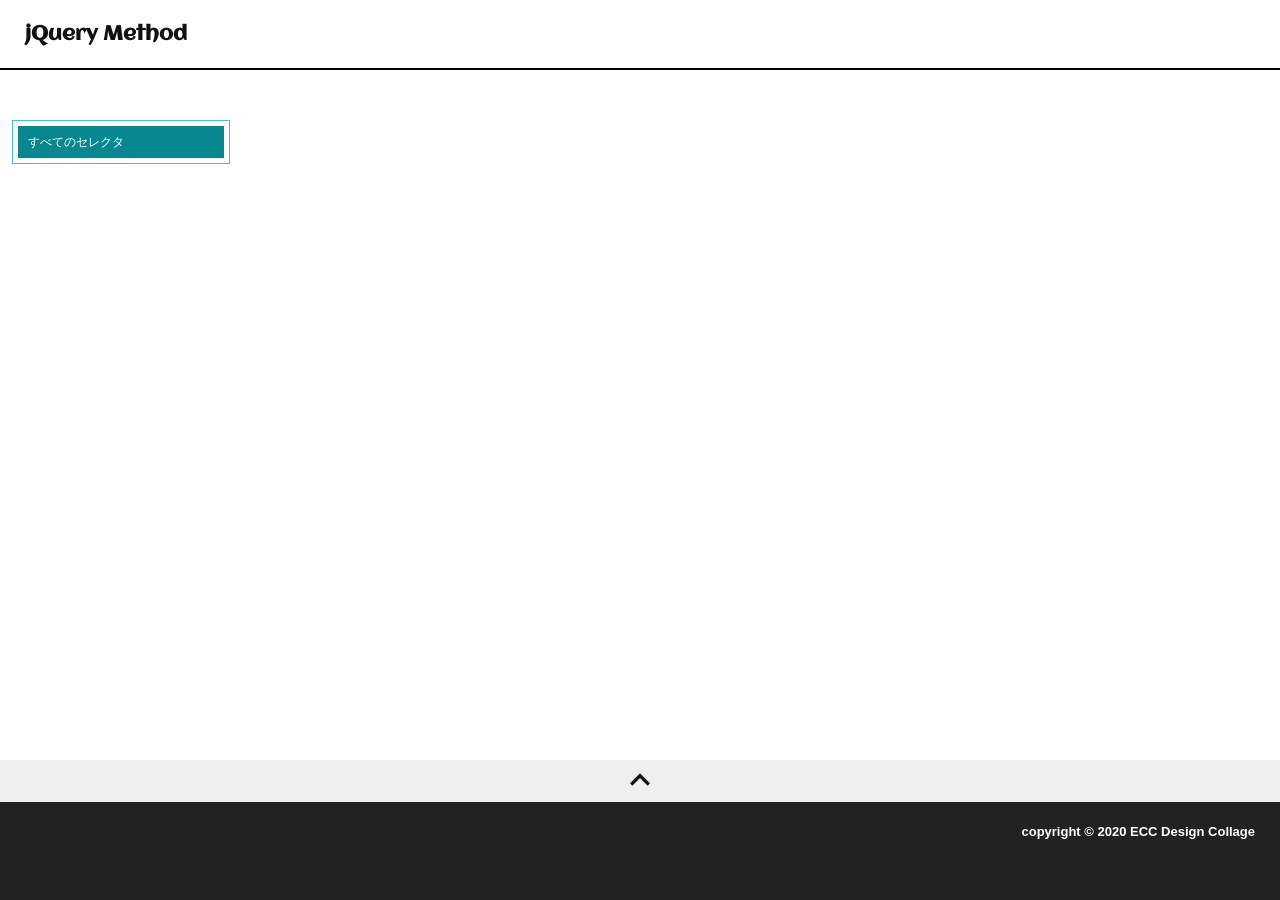
<file: kadai05.html>
<!doctype html>
<html lang="ja">
    <head>
        <!-- meta -->
        <meta charset="UTF-8" />

        <!-- link -->
        <link rel="stylesheet" href="css/reset.css" />
        <link rel="stylesheet" href="css/common.css" />
        <link rel="stylesheet" href="css/kadai05.css" />

        <!-- web font for google -->
        <link rel="stylesheet" href="https://fonts.googleapis.com/css?family=Aclonica" />
        <!-- Material icons for google -->
        <link rel="stylesheet" href="https://fonts.googleapis.com/icon?family=Material+Icons" />
        <script type="module" src="js/kadai05.js" defer></script>

        <title>kadai05 - JavaScript2</title>
    </head>

    <body>
        <div id="wrapper">
            <header>
                <h1 id="logo">jQuery Method</h1>
            </header>

            <div id="content-wrap">
                <div id="content">
                    <div class="wrapper">
                        <div id="navi-wrap">
                            <nav id="category-navi">
                                <ul>
                                    <li class="active">すべてのセレクタ</li>
                                </ul>
                            </nav>
                        </div>
                        <!-- /#navi-wrap -->

                        <div id="category-wrap">
                            <!--
          <div class="category">
            <h2>セレクターのカテゴリー名</h2>
            <dl>
              <dt>カテゴリーに含まれるセレクター名</dt>
              <dd>セレクターの範囲説明</dd>
              <dt>カテゴリーに含まれるセレクター名</dt>
              <dd>セレクターの範囲説明</dd>
            </dl>
          </div>
-->
                        </div>
                        <!-- /#category-wrap -->
                    </div>
                    <!--/.wrapper-->
                </div>
                <!--/#content-->
            </div>
            <!--/#contentWrap-->

            <footer>
                <div id="top-area">
                    <a href="#top"><i class="material-icons">keyboard_arrow_up</i></a>
                </div>
                <p id="copyright" class="font-weight-b">
                    <min>copyright &copy; <span id="year">2020</span> ECC Design Collage</min>
                </p>
            </footer>
        </div>
        <!--/#wrapper-->

        <!-- <script src="js/common.js"></script> -->
        <script src="js/kadai05-navimove.js"></script>
    </body>
</html>
</file>
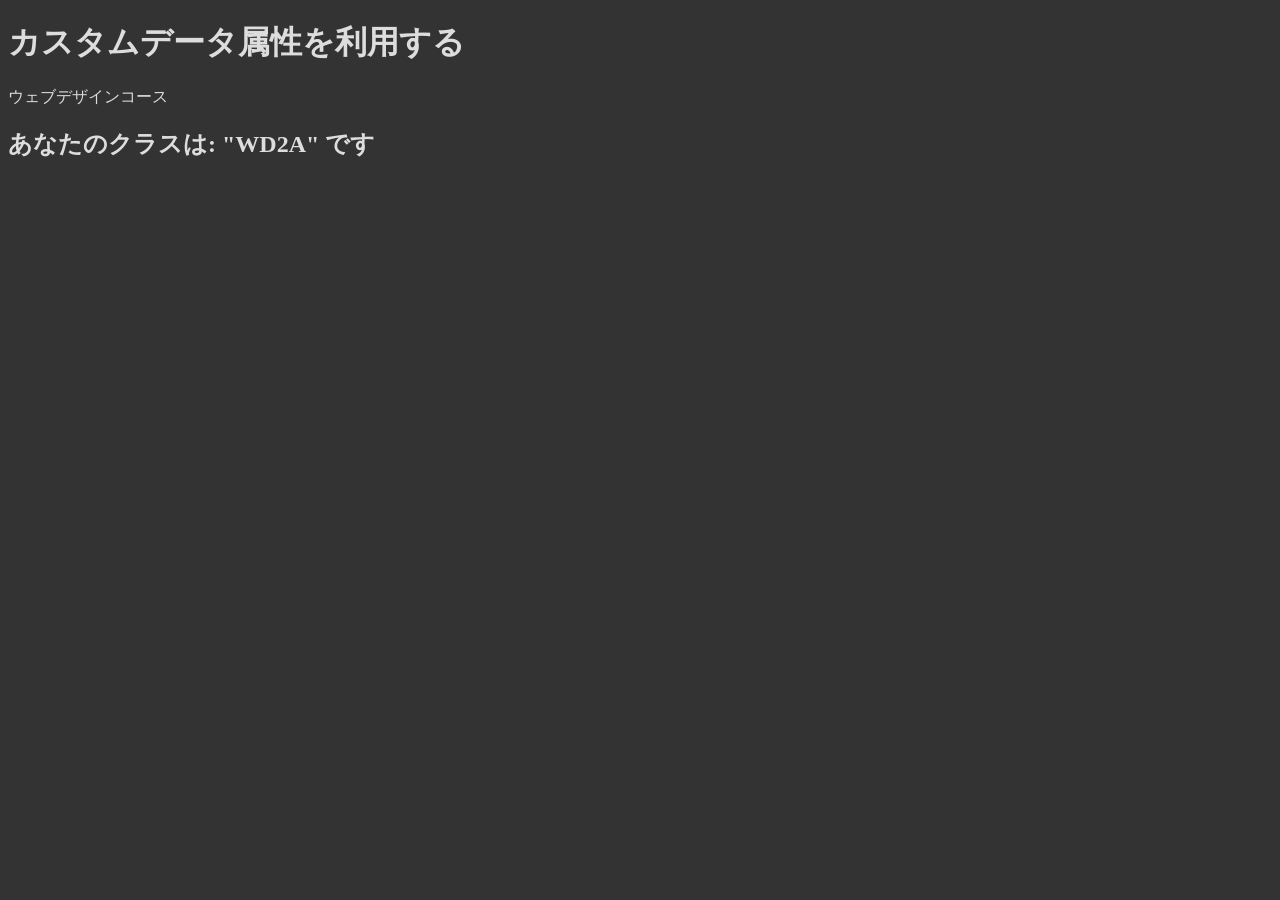
<file: sample01.html>
<!doctype html>
<html lang="ja">
    <head>
        <meta charset="UTF-8" />
        <meta name="viewport" content="width=device-width, initial-scale=1.0" />
        <title>JavaScript 2</title>
        <script defer src="js/sample01.js"></script>
        <style>
            * {
                color: #ddd;
            }
        </style>
    </head>
    <body style="background-color: #333">
        <h1>カスタムデータ属性を利用する</h1>
        <p data-short-name="WD" data-sakaguti="kouhei">ウェブデザインコース</p>
        <h2>あなたのクラスは:<span id="className"></span>です</h2>
    </body>
</html>
</file>
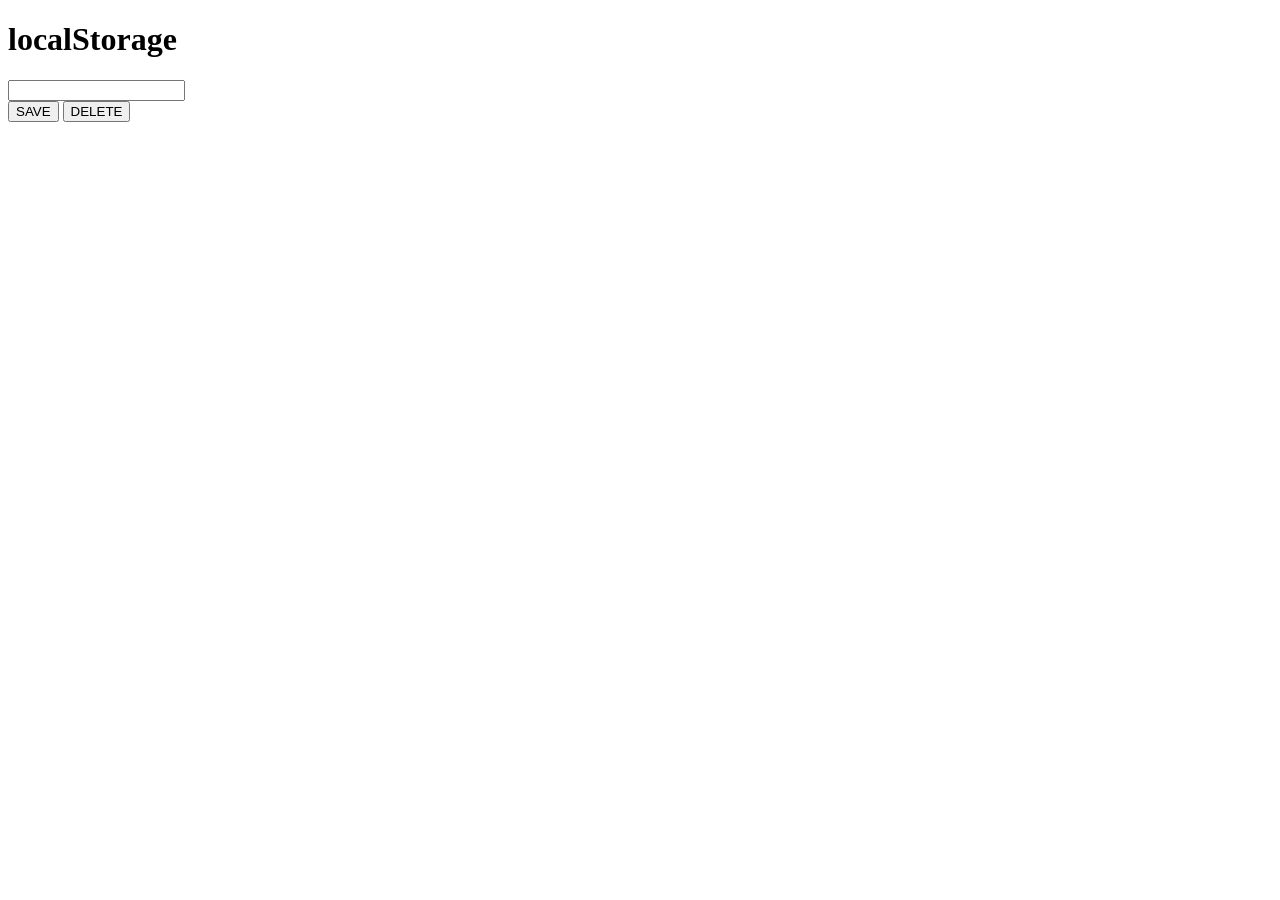
<file: sample04-1.html>
<!doctype html>
<html lang="ja">
    <head>
        <meta charset="UTF-8" />
        <meta name="viewport" content="width=device-width, initial-scale=1.0" />
        <title>Document</title>
        <script src="js/sample04-1.js" defer></script>
    </head>
    <body>
        <h1>localStorage</h1>
        <div>
            <input type="text" class="keyword" />
        </div>
        <button type="button" class="btn-save">SAVE</button>
        <button type="button" class="btn-remove">DELETE</button>
    </body>
</html>
</file>
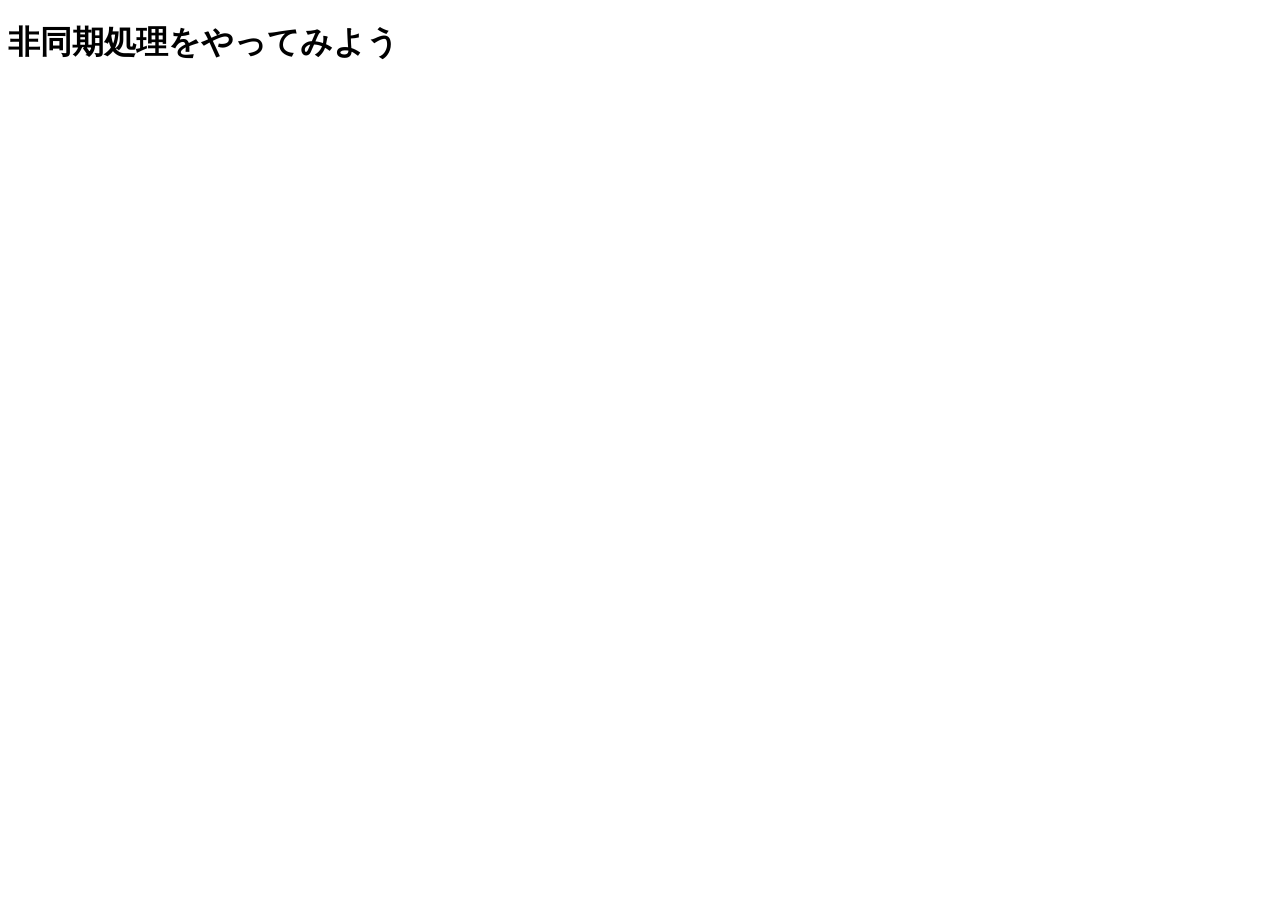
<file: sample05-1.html>
<!doctype html>
<html lang="ja">
    <head>
        <meta charset="UTF-8" />
        <meta name="viewport" content="width=device-width, initial-scale=1.0" />
        <title>Document</title>
        <script type="module" src="js/config.js" defer></script>
        <script type="module" src="js/sample05-1.js" defer></script>
    </head>
    <body>
        <h1>非同期処理をやってみよう</h1>
    </body>
</html>
</file>
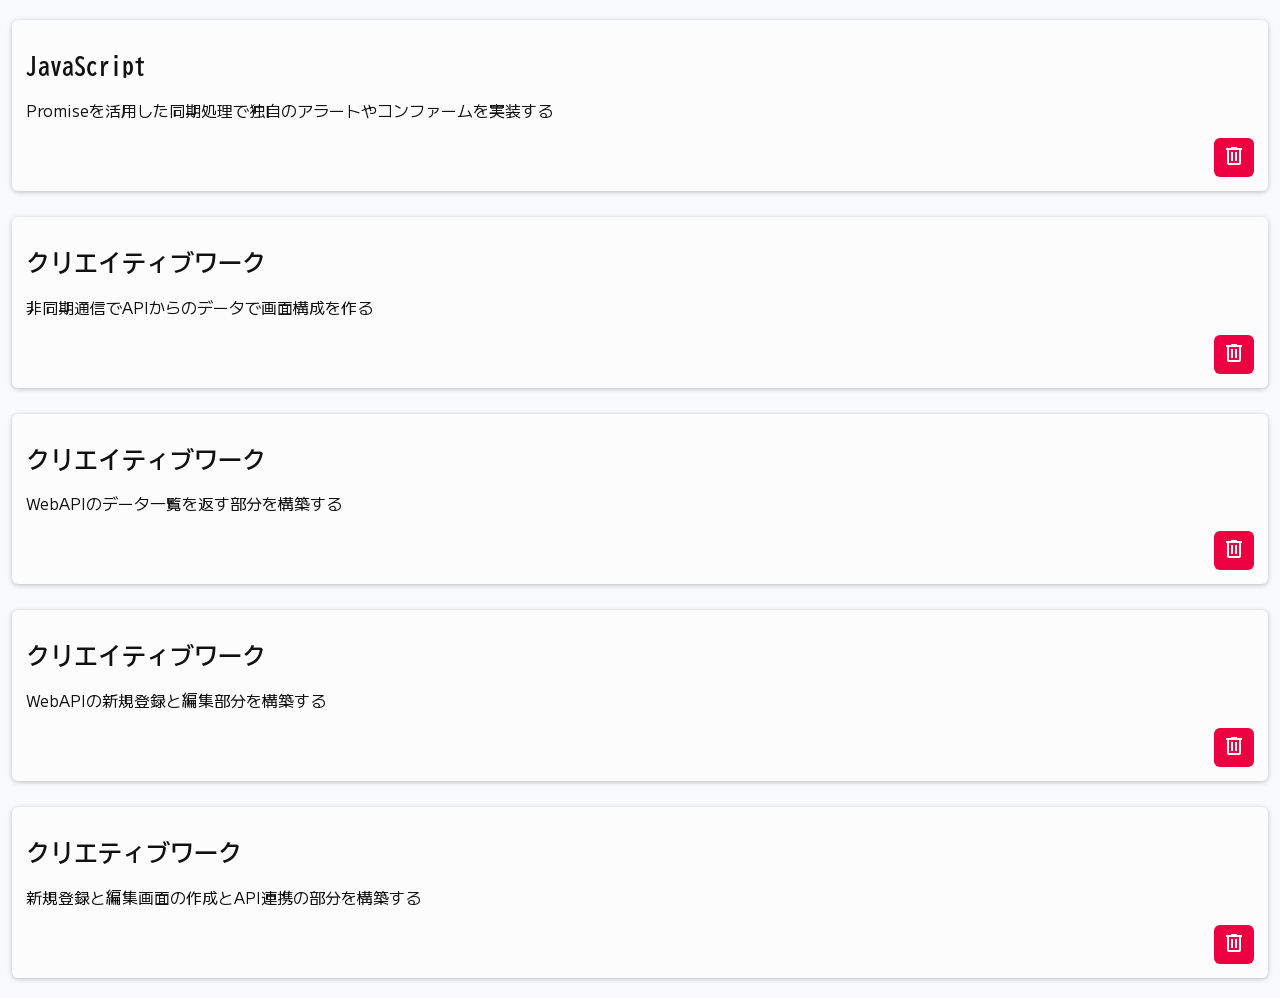
<file: sample06-2.html>
<!doctype html>
<html lang="ja">
    <head>
        <meta charset="UTF-8" />
        <meta name="viewport" content="width=device-width, initial-scale=1.0" />

        <title>JavaScript２</title>

        <!-- Google Fonts -->
        <link rel="preconnect" href="https://fonts.googleapis.com" />
        <link rel="preconnect" href="https://fonts.gstatic.com" crossorigin />
        <link
            href="https://fonts.googleapis.com/css2?family=BIZ+UDGothic&family=M+PLUS+1:wght@100..900&display=swap"
            rel="stylesheet"
        />
        <!-- Google Fonts for icon -->
        <link
            rel="stylesheet"
            href="https://fonts.googleapis.com/css2?family=Material+Symbols+Outlined:opsz,wght,FILL,GRAD@20..48,100..700,0..1,-50..200&icon_names=delete"
        />

        <script type="module" defer src="js/sample06-2.js"></script>
        <style>
            * {
                box-sizing: border-box;
            }
            *::before,
            *::after {
                box-sizing: inherit;
            }
            input,
            textarea,
            select,
            button {
                appearance: none;
            }
            button {
                cursor: pointer;
            }
            body {
                color: #111;
                background-color: oklch(98.4% 0.003 247.858);
                font-family: "M PLUS 1", sans-serif;
                font-optical-sizing: auto;
                font-weight: 400;
                font-style: normal;
                margin: 0;
            }
            .container {
                width: 100%;
                min-width: 360px;
                padding-inline: 12px;
                padding-block: 20px;
                margin-inline: auto;
            }
            .📝 {
                display: flex;
                flex-direction: column;
                gap: 26px;
                width: 100%;

                .📝__📄 {
                    width: 100%;
                    background-color: #fcfcfc;
                    box-shadow: 0 1px 5px rgba(0, 0, 0, 0.25);
                    padding: 14px;
                    border-radius: 6px;
                    transition:
                        box-shadow 0.3s ease,
                        opacity 0.2s ease-in-out,
                        transform 0.2s ease-in-out;

                    &.📝--👻 {
                        opacity: 0;
                        transform: translate(0, -25%);
                    }
                    &:hover {
                        background-color: #fff;
                        box-shadow: 0 1px 6px rgba(0, 0, 0, 0.35);
                    }

                    .📝__🔠 {
                        font-family: "BIZ UDGothic", sans-serif;
                    }

                    .📝__🎛️ {
                        display: flex;
                        justify-content: flex-end;
                    }
                    .📝__🗑️ {
                        background-color: oklch(58.6% 0.253 17.585);
                        color: #fff;
                        text-transform: uppercase;
                        padding-inline: 8px;
                        padding-block: 6px;
                        border: none;
                        border-radius: 6px;

                        &:hover {
                            background-color: oklch(64.5% 0.246 16.439);
                        }
                    }
                }
            }

            .🪟 {
                z-index: 999;
                /* transform: translate(0, -50%); */

                &:modal {
                    width: 70%;
                    border: none;
                }
                &::backdrop {
                    background-color: rgba(0, 0, 0, 0.35);
                }
                .🪟__🎛️ {
                    display: flex;
                    justify-content: flex-end;
                    gap: 12px;
                }
                .🪟__🔘 {
                    color: #fff;
                    background-color: #111;
                    text-transform: uppercase;
                    padding-inline: 8px;
                    padding-block: 6px;
                    border-radius: 6px;
                    border: none;

                    &:hover {
                        background-color: #333;
                    }
                }
            }

            @media screen and (width >= 640px) {
                .container {
                    max-width: 640px;
                }
            }
            @media screen and (width >= 768px) {
                .container {
                    max-width: 768px;
                }
            }
            @media screen and (width >= 1024px) {
                .container {
                    max-width: 1024px;
                }
            }
            @media screen and (width >= 1280px) {
                .container {
                    max-width: 1280px;
                }
            }
            @media screen and (width >= 1536px) {
                .container {
                    max-width: 1536px;
                }
            }

            /*
sm  @media (width >= 640px) { ... }
md  @media (width >= 768px) { ... }
lg  @media (width >= 1024px) { ... }
xl  @media (width >= 1280px) { ... }
2xl @media (width >= 1536px) { ... }
*/
        </style>
    </head>
    <body>
        <div class="container">
            <div class="📝">
                <div class="📝__📄">
                    <h2 class="📝__🔠">JavaScript</h2>
                    <p class="📝__💬">
                        Promiseを活用した同期処理で独自のアラートやコンファームを実装する
                    </p>
                    <div class="📝__🎛️">
                        <button type="button" class="📝__🗑️">
                            <span class="material-symbols-outlined">delete</span>
                        </button>
                    </div>
                </div>
                <div class="📝__📄">
                    <h2 class="📝__🔠">クリエイティブワーク</h2>
                    <p class="📝__💬">非同期通信でAPIからのデータで画面構成を作る</p>
                    <div class="📝__🎛️">
                        <button type="button" class="📝__🗑️">
                            <span class="material-symbols-outlined">delete</span>
                        </button>
                    </div>
                </div>
                <div class="📝__📄">
                    <h2 class="📝__🔠">クリエイティブワーク</h2>
                    <p class="📝__💬">WebAPIのデータ一覧を返す部分を構築する</p>
                    <div class="📝__🎛️">
                        <button type="button" class="📝__🗑️">
                            <span class="material-symbols-outlined">delete</span>
                        </button>
                    </div>
                </div>
                <div class="📝__📄">
                    <h2 class="📝__🔠">クリエイティブワーク</h2>
                    <p class="📝__💬">WebAPIの新規登録と編集部分を構築する</p>
                    <div class="📝__🎛️">
                        <button type="button" class="📝__🗑️">
                            <span class="material-symbols-outlined">delete</span>
                        </button>
                    </div>
                </div>
                <div class="📝__📄">
                    <h2 class="📝__🔠">クリエティブワーク</h2>
                    <p class="📝__💬">新規登録と編集画面の作成とAPI連携の部分を構築する</p>
                    <div class="📝__🎛️">
                        <button type="button" class="📝__🗑️">
                            <span class="material-symbols-outlined">delete</span>
                        </button>
                    </div>
                </div>
            </div>
        </div>

        <dialog class="🪟">
            <p class="🪟__💬">ダイアログメッセージ</p>
            <div class="🪟__🎛️">
                <button type="button" class="🪟__🔘 🪟__🔘--❌">cancel</button>
                <button type="button" class="🪟__🔘 🪟__🔘--✅">ok</button>
            </div>
        </dialog>
    </body>
</html>
</file>
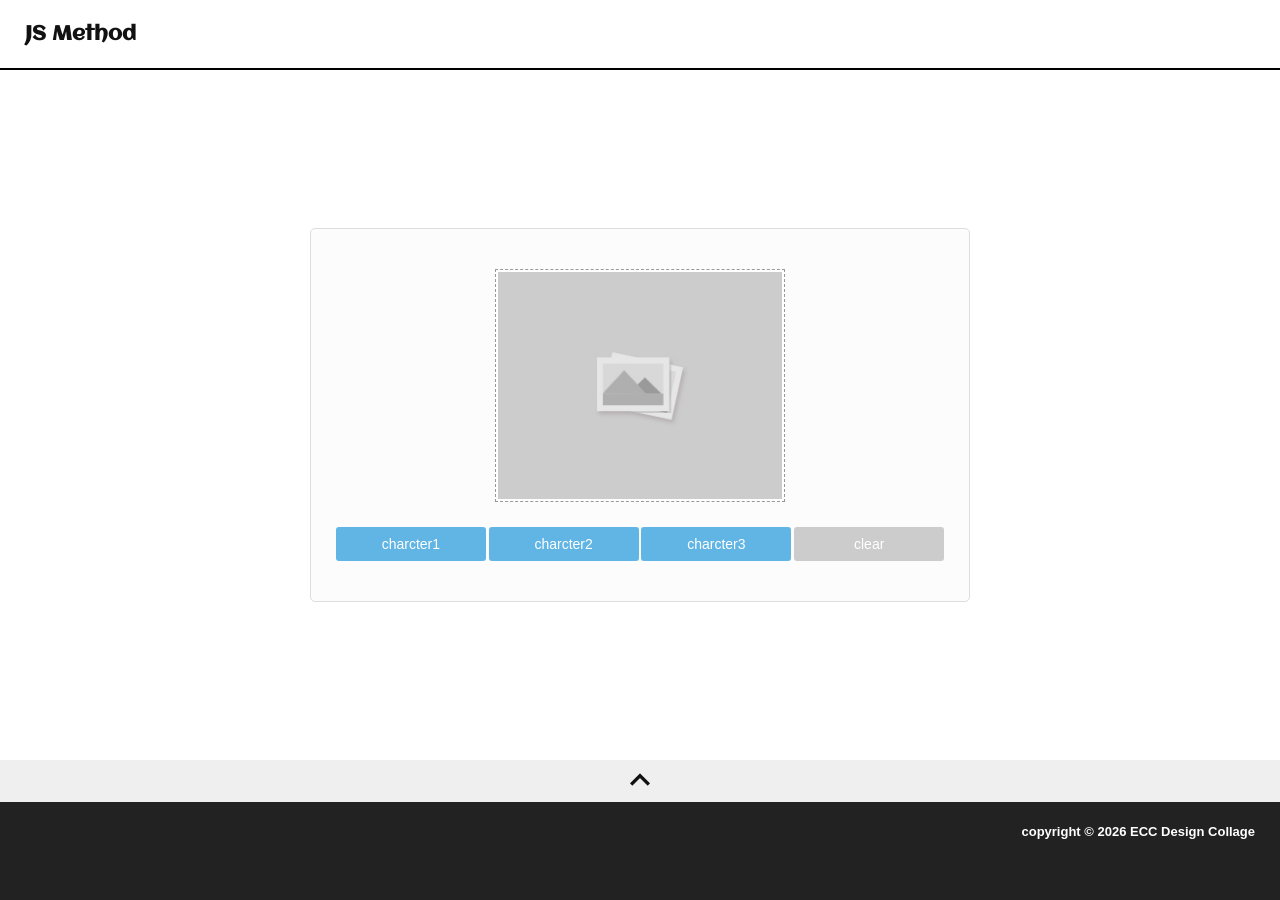
<file: kadai01/kadai01.html>
<!doctype html>
<html lang="ja">
    <head>
        <!-- meta -->
        <meta charset="UTF-8" />

        <!-- link -->
        <link href="css/reset.css" rel="stylesheet" />
        <link href="css/common.css" rel="stylesheet" />

        <link href="css/kadai01.css" rel="stylesheet" />

        <!-- web font for google -->
        <link rel="stylesheet" href="https://fonts.googleapis.com/css?family=Aclonica" />
        <!-- Material icons for google -->
        <link rel="stylesheet" href="https://fonts.googleapis.com/icon?family=Material+Icons" />

        <title>kadai01 - JavaScript2</title>

        <!-- script -->
        <script defer src="js/common.js"></script>
        <script defer src="js/kadai01.js"></script>
    </head>
    <body>
        <div id="wrapper">
            <header>
                <h1 id="logo">JS Method</h1>
            </header>

            <div id="content-wrap">
                <div id="char-view-col">
                    <div id="img-field">
                        <img src="img/img_kadai01_000.jpg" alt="" />
                    </div>
                    <!-- /#img-field -->

                    <div id="char-list">
                        <button
                            type="button"
                            class="set-btn"
                            data-name="img_kadai01_char01"
                            data-ex="png"
                        >
                            charcter1
                        </button>
                        <button
                            type="button"
                            class="set-btn"
                            data-name="img_kadai01_char02"
                            data-ex="png"
                        >
                            charcter2
                        </button>
                        <button
                            type="button"
                            class="set-btn"
                            data-name="img_kadai01_char03"
                            data-ex="png"
                        >
                            charcter3
                        </button>
                        <button type="button" class="clear-btn">clear</button>
                    </div>
                </div>
                <!-- /#char_view_col -->
            </div>
            <!-- /#content-wrap -->

            <footer>
                <div id="top-area">
                    <a href="#wrapper"><i class="material-icons">keyboard_arrow_up</i></a>
                </div>
                <p id="copyright" class="font-weight-b">
                    <small>copyright &copy; <span id="year">2020</span> ECC Design Collage</small>
                </p>
            </footer>
        </div>
        <!-- /#wrapper -->
    </body>
</html>
</file>
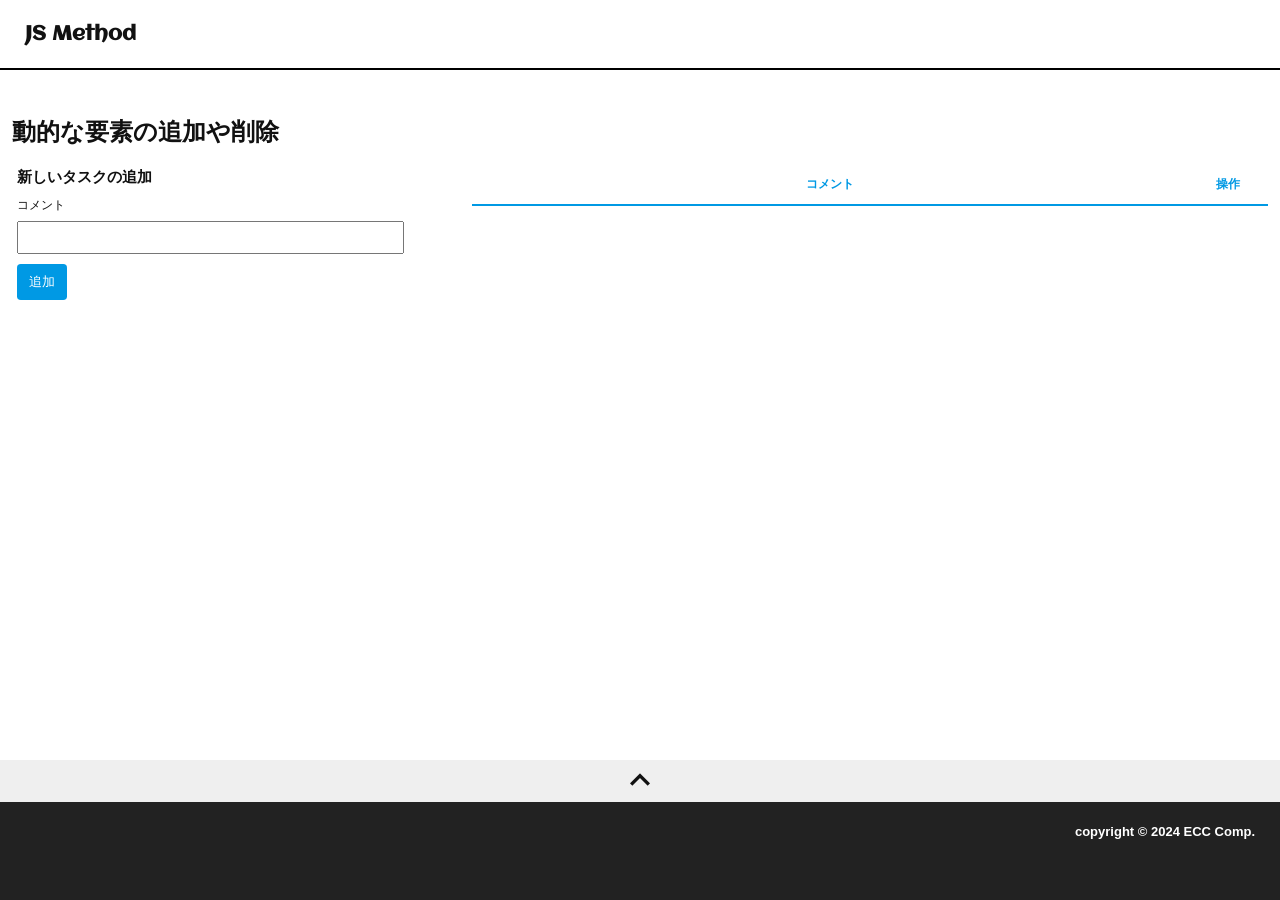
<file: kadai02/kadai02.html>
<!doctype html>
<html lang="ja">
    <head>
        <meta charset="UTF-8" />
        <meta name="viewport" content="width=device-width, initial-scale=1.0" />
        <meta http-equiv="X-UA-Compatible" content="ie=edge" />

        <!-- link rel="stylesheet" -->
        <link rel="stylesheet" href="css/reset.css" />
        <link rel="stylesheet" href="css/common.css" />

        <!-- kadai02.css -->
        <link rel="stylesheet" href="css/kadai02.css" />

        <!-- web font for google -->
        <link rel="stylesheet" href="https://fonts.googleapis.com/css?family=Aclonica" />
        <!-- Material icons for google -->
        <link rel="stylesheet" href="https://fonts.googleapis.com/icon?family=Material+Icons" />

        <title>kadai02 - JavaScript1</title>
        <script defer src="js/kadai02.js"></script>
    </head>
    <body>
        <div id="wrapper">
            <header>
                <h1 id="logo">JS Method</h1>
            </header>

            <div id="content-wrap">
                <h2>動的な要素の追加や削除</h2>

                <div id="content">
                    <div class="wrapper">
                        <div class="todo-wrap">
                            <table class="todo">
                                <thead>
                                    <tr>
                                        <th class="comment">コメント</th>
                                        <th class="control">操作</th>
                                    </tr>
                                </thead>
                                <tbody id="tbody">
                                    <!-- <tr>
                                        <td class="comment">テキストボックスの入力内容</td>
                                        <td class="control">
                                            <button type="button" class="remove">削除</button>
                                        </td>
                                    </tr> -->
                                </tbody>
                            </table>
                        </div>

                        <div class="control-wrap">
                            <h3>新しいタスクの追加</h3>
                            <form action="" method="post" class="add-form">
                                <label>コメント</label>
                                <input type="text" name="comment" value="" id="comment" />
                                <button type="submit" id="submit">追加</button>
                            </form>
                        </div>
                    </div>
                    <!--/.wrapper-->
                </div>
                <!--/#content-->
            </div>
            <!--/#content-wrap-->

            <footer>
                <div id="top-area">
                    <a href="#wrapper"><i class="material-icons">keyboard_arrow_up</i></a>
                </div>
                <p id="copyright" class="font-weight-b">
                    <small>copyright &copy; 2024 ECC Comp.</small>
                </p>
            </footer>
        </div>
        <!--/#wrapper-->

        <script src="js/common.js"></script>
    </body>
</html>
</file>
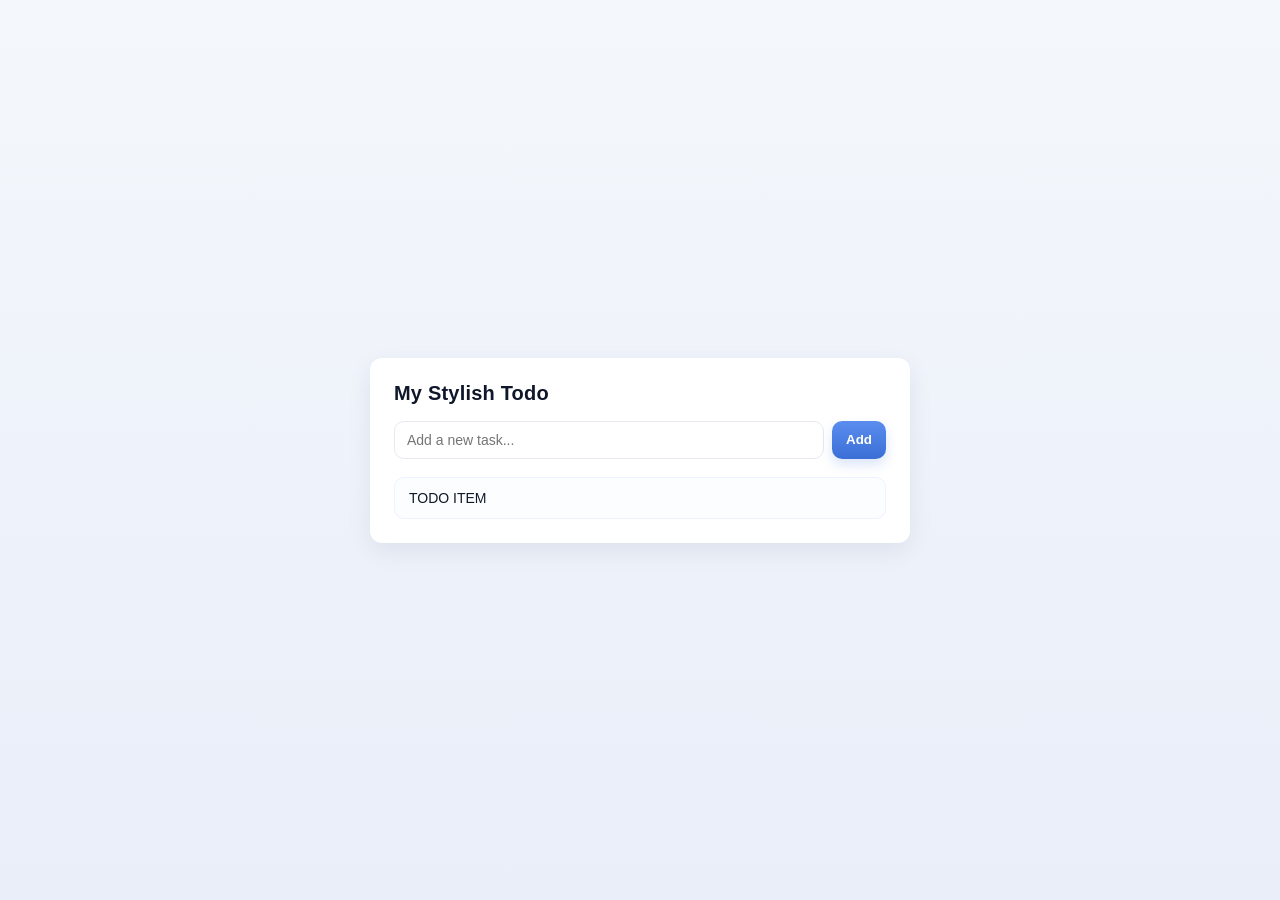
<file: kadai02/sample02.html>
<!doctype html>
<html lang="ja">
    <head>
        <meta charset="UTF-8" />
        <meta name="viewport" content="width=device-width, initial-scale=1.0" />
        <title>Todo Stylish</title>
        <style>
            :root {
                --bg: #f4f7fb;
                --card: #ffffff;
                --accent: #5b8def;
                --muted: #6b7280;
                --edit: #0f766e;
                --delete: #dc2626;
            }
            * {
                box-sizing: border-box;
            }
            body {
                margin: 0;
                font-family:
                    -apple-system, BlinkMacSystemFont, "Segoe UI", Roboto, "Helvetica Neue", Arial,
                    sans-serif;
                background: linear-gradient(180deg, var(--bg), #e9eef9);
                color: #111827;
                display: flex;
                align-items: center;
                justify-content: center;
                min-height: 100vh;
                padding: 24px;
            }
            .app {
                width: 100%;
                max-width: 540px;
                background: var(--card);
                border-radius: 12px;
                box-shadow: 0 8px 24px rgba(20, 40, 80, 0.08);
                padding: 24px;
            }
            h1 {
                margin: 0 0 16px 0;
                font-size: 20px;
                letter-spacing: 0.2px;
                color: #0f172a;
            }
            .controls {
                display: flex;
                gap: 8px;
                margin-bottom: 18px;
            }
            .input-todo {
                flex: 1;
                padding: 10px 12px;
                border: 1px solid #e6e9ef;
                border-radius: 10px;
                font-size: 14px;
                outline: none;
                transition:
                    box-shadow 0.15s,
                    border-color 0.15s;
            }
            .input-todo:focus {
                border-color: var(--accent);
                box-shadow: 0 4px 12px rgba(91, 141, 239, 0.12);
            }
            .add-todo {
                background: linear-gradient(180deg, var(--accent), #3b6fd6);
                color: #fff;
                border: none;
                padding: 10px 14px;
                border-radius: 10px;
                cursor: pointer;
                font-weight: 600;
                box-shadow: 0 6px 12px rgba(59, 111, 214, 0.18);
            }
            .add-todo:hover {
                transform: translateY(-1px);
            }
            .todo {
                list-style: none;
                padding: 0;
                margin: 0;
                display: grid;
                gap: 10px;
            }
            .todo li {
                background: #fbfdff;
                border: 1px solid #eef2ff;
                padding: 12px 14px;
                border-radius: 10px;
                display: flex;
                align-items: center;
                gap: 8px;
                font-size: 14px;
                color: #111827;
            }
            .todo li .label {
                color: #111827;
            }
            .todo li button:first-of-type {
                margin-left: auto;
            }
            .edit-todo,
            .delete,
            .remove {
                border: none;
                border-radius: 8px;
                color: #fff;
                cursor: pointer;
                font-size: 12px;
                font-weight: 700;
                line-height: 1;
                min-width: 64px;
                padding: 8px 10px;
                transition:
                    transform 0.15s,
                    box-shadow 0.15s,
                    opacity 0.15s;
            }
            .edit-todo {
                background: linear-gradient(180deg, #14b8a6, var(--edit));
                box-shadow: 0 4px 10px rgba(15, 118, 110, 0.18);
            }
            .delete,
            .remove {
                background: linear-gradient(180deg, #f87171, var(--delete));
                box-shadow: 0 4px 10px rgba(220, 38, 38, 0.18);
            }
            .edit-todo:hover,
            .delete:hover,
            .remove:hover {
                transform: translateY(-1px);
                opacity: 0.92;
            }
            .empty {
                text-align: center;
                color: #9ca3af;
                padding: 20px 0;
            }
        </style>
        <script defer src="js/sample-02.js"></script>
    </head>
    <body>
        <div class="app">
            <h1>My Stylish Todo</h1>
            <div class="controls">
                <input type="text" class="input-todo" placeholder="Add a new task..." />
                <button class="add-todo">Add</button>
            </div>
            <div>
                <ul class="todo">
                    <li><span class="label">TODO ITEM</span></li>
                </ul>
            </div>
        </div>
    </body>
</html>
</file>
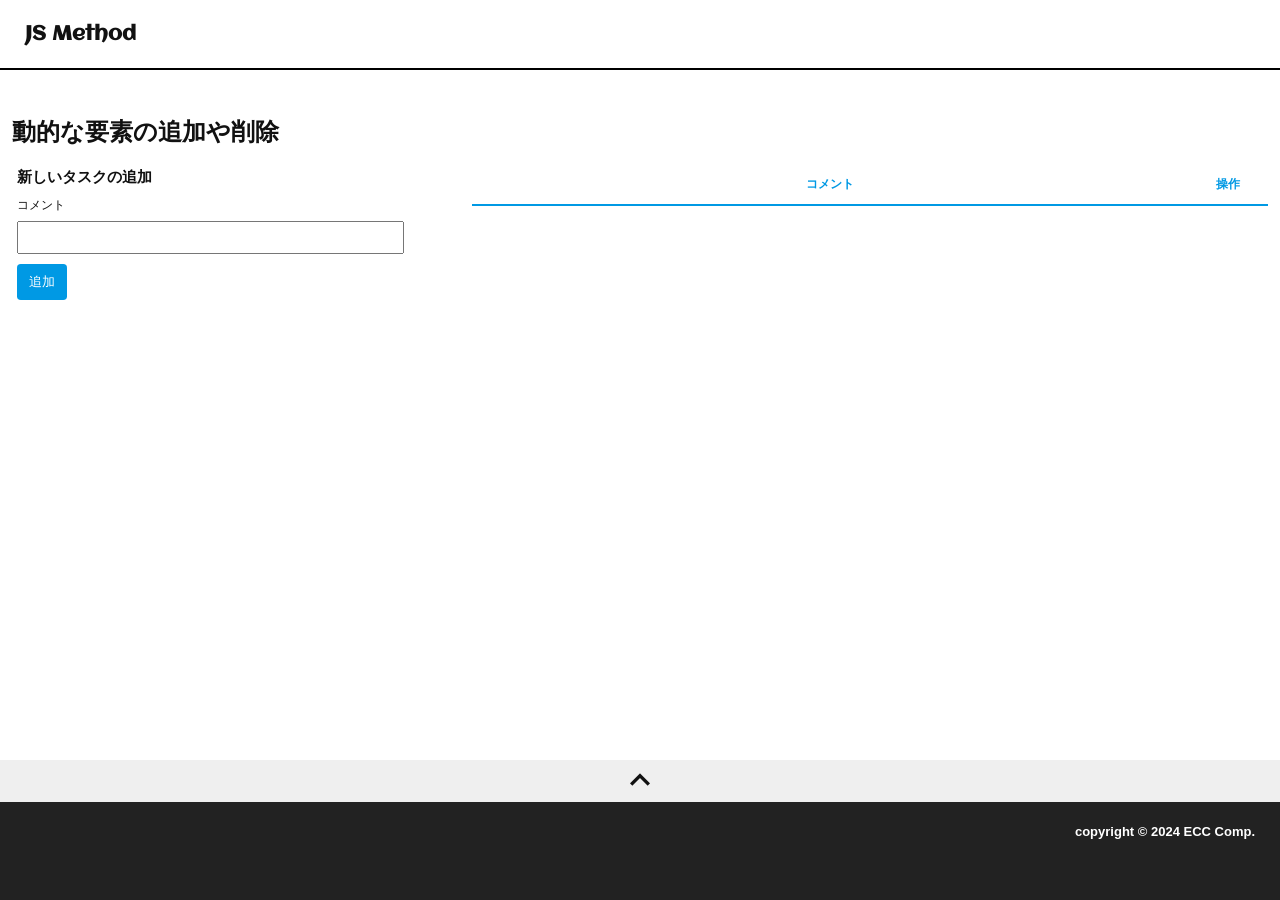
<file: kadai04/kadai02.html>
<!doctype html>
<html lang="ja">
    <head>
        <meta charset="UTF-8" />
        <meta name="viewport" content="width=device-width, initial-scale=1.0" />
        <meta http-equiv="X-UA-Compatible" content="ie=edge" />

        <!-- link rel="stylesheet" -->
        <link rel="stylesheet" href="css/reset.css" />
        <link rel="stylesheet" href="css/common.css" />

        <!-- kadai02.css -->
        <link rel="stylesheet" href="css/kadai02.css" />

        <!-- web font for google -->
        <link rel="stylesheet" href="https://fonts.googleapis.com/css?family=Aclonica" />
        <!-- Material icons for google -->
        <link rel="stylesheet" href="https://fonts.googleapis.com/icon?family=Material+Icons" />

        <title>kadai02 - JavaScript1</title>
        <script defer src="js/kadai02.js"></script>
    </head>
    <body>
        <div id="wrapper">
            <header>
                <h1 id="logo">JS Method</h1>
            </header>

            <div id="content-wrap">
                <h2>動的な要素の追加や削除</h2>

                <div id="content">
                    <div class="wrapper">
                        <div class="todo-wrap">
                            <table class="todo">
                                <thead>
                                    <tr>
                                        <th class="comment">コメント</th>
                                        <th class="control">操作</th>
                                    </tr>
                                </thead>
                                <tbody id="tbody">
                                    <!-- <tr>
                                        <td class="comment">テキストボックスの入力内容</td>
                                        <td class="control">
                                            <button type="button" class="remove">削除</button>
                                        </td>
                                    </tr> -->
                                </tbody>
                            </table>
                        </div>

                        <div class="control-wrap">
                            <h3>新しいタスクの追加</h3>
                            <form action="" method="post" class="add-form">
                                <label>コメント</label>
                                <input type="text" name="comment" value="" id="comment" />
                                <button type="submit" id="submit">追加</button>
                            </form>
                        </div>
                    </div>
                    <!--/.wrapper-->
                </div>
                <!--/#content-->
            </div>
            <!--/#content-wrap-->

            <footer>
                <div id="top-area">
                    <a href="#wrapper"><i class="material-icons">keyboard_arrow_up</i></a>
                </div>
                <p id="copyright" class="font-weight-b">
                    <small>copyright &copy; 2024 ECC Comp.</small>
                </p>
            </footer>
        </div>
        <!--/#wrapper-->

        <!-- <script src="js/common.js"></script> -->
    </body>
</html>
</file>
<file: css/common.css>
@charset "UTF-8";

/* common.css */

html,
body {
  width: 100%;
  height: 100%;
}

html {
  font-size: 62.5%;
  scroll-behavior: smooth;
}

*,
*::before,
*::after {
  box-sizing: border-box;
}

body {
  font-family: "ヒラギノ角ゴ Pro W3", "Hiragino Kaku Gothic Pro", "メイリオ", Meiryo, Osaka, "ＭＳ Ｐゴシック", "MS PGothic", sans-serif;
  color: #111;
  background: #fff;
}

img {
  box-sizing: content-box;
  vertical-align: bottom;
}

ul,
ol {
  list-style: none;
}

/* header */
header {
  box-sizing: border-box;
  position: fixed;
  top: 0;
  left: 0;
  z-index: 9999;
  width: 100%;
  height: 70px;
  background: rgba(255, 255, 255, 0.75);
  padding: 25px;
  border-bottom: 2px solid #000;
}

/* wrapper */
#wrapper {
  padding-top: 70px;	/* headerの高さ分 */
}

/* content-wrap */
#content-wrap {
  width: 100%;
  min-height: calc(100vh - (70px + 140px));
  padding: 50px 12px;
}

#logo {
  font-family: 'Aclonica', sans-serif;
  font-size: 2em;
}

/* footer */
footer {
  height: 140px;
  background: #222;
}

#copyright {
  color: #fff;
  font-size: 1.3em;
  text-align: right;
  padding-right: 25px;
  margin-top: 23px;
}

#top-area a {
  display: block;
  transition: ease-in-out 0.4s;
  width: 100%;
  background: #efefef;
  color: #111;
  font-weight: bold;
  text-align: center;
}

#top-area a:hover {
  opacity: 0.95;
}

#top-area .material-icons {
  font-size: 4em;
}


/* その他 */
/* font */
.font-weight-n {
  font-weight: normal;
}

.font-weight-b {
  font-weight: bold;
}

/* clearfix */
.clearfix:after {
  content: "";
  display: block;
  clear: both;
}
</file>
<file: css/kadai05.css>
@charset "UTF-8";

html {
  font-size: 62.5%;
}

a:link,
a:visited,
a:hover,
a:active {
  text-decoration: none;
}

.wrapper {
  display: flex;
  justify-content: space-between;
}

#navi-wrap {
  position: relative;
}

#logo {
  font-size: 2rem;
}

#category-navi {
  position: absolute;
  top: 0;
  left: 0;
  width: 17vw;
  min-width: 180px;
  background: #fff;
  padding: 5px;
  border: 1px solid #4abbc1;
  transition: .7s .5s cubic-bezier(0,1.55,1,.99);
}

#category-navi > ul {
  background: #4abbc1;
}

#category-navi > ul > li {
  color: #fff;
  font-size: 1.2rem;
  padding: 1rem;
  transition: .2s ease-in-out;
}

#category-navi > ul > li:hover {
  background: #078890;
}

#category-navi > ul > li.active {
  background: #078890;
}

#category-wrap {
  width: 75vw;
  min-width: 320px;
}

.category {
  margin-bottom: 160px;
}

.category h2 {
  font-size: 2rem;
  padding: 15px;
  margin-bottom: 35px;
  border-left: 6px solid #078890;
}

.category dl {
  padding: 0 20px;
}

.category dt {
  font-size: 1.8rem;
  font-weight: bold;
  padding-left: 1.5rem;
  padding-bottom: 1rem;
  border-bottom: 0.3rem solid #4abbc1;
}

.category dd {
  font-size: 1.6rem;
  letter-spacing: .1rem;
  line-height: 1.5;
  padding-left: 15px;
  margin: 30px 0 180px;
}

.category dd:last-child {
  margin-bottom: 0;
}

#content-wrap {
  min-height: calc(100vh - (70px + 140px));
}
</file>
<file: kadai01/css/common.css>
@charset "UTF-8";

/* common.css */

html,
body {
  width: 100%;
  height: 100%;
}

html {
  font-size: 62.5%;
  scroll-behavior: smooth;
}

*,
*::before,
*::after {
  box-sizing: border-box;
}

body {
  font-family: "ヒラギノ角ゴ Pro W3", "Hiragino Kaku Gothic Pro", "メイリオ", Meiryo, Osaka, "ＭＳ Ｐゴシック", "MS PGothic", sans-serif;
  color: #111;
  background: #fff;
}

img {
  box-sizing: content-box;
  vertical-align: bottom;
}

ul,
ol {
  list-style: none;
}

/* header */
header {
  box-sizing: border-box;
  position: fixed;
  top: 0;
  left: 0;
  z-index: 9999;
  width: 100%;
  height: 70px;
  background: rgba(255, 255, 255, 0.75);
  padding: 25px;
  border-bottom: 2px solid #000;
}

/* wrapper */
#wrapper {
  padding-top: 70px;	/* headerの高さ分 */
}

/* content-wrap */
#content-wrap {
  width: 100%;
  min-height: calc(100vh - (70px + 140px));
  padding: 50px 12px;
}

#logo {
  font-family: 'Aclonica', sans-serif;
  font-size: 2em;
}

/* footer */
footer {
  height: 140px;
  background: #222;
}

#copyright {
  color: #fff;
  font-size: 1.3em;
  text-align: right;
  padding-right: 25px;
  margin-top: 23px;
}

#top-area a {
  display: block;
  transition: ease-in-out 0.4s;
  width: 100%;
  background: #efefef;
  color: #111;
  font-weight: bold;
  text-align: center;
}

#top-area a:hover {
  opacity: 0.95;
}

#top-area .material-icons {
  font-size: 4em;
}


/* その他 */
/* font */
.font-weight-n {
  font-weight: normal;
}

.font-weight-b {
  font-weight: bold;
}

/* clearfix */
.clearfix:after {
  content: "";
  display: block;
  clear: both;
}
</file>
<file: kadai01/css/kadai01.css>
@charset "UTF-8";

#content-wrap,
#char-view-col {
  display: flex;
  justify-content: center;
  align-items: center;
}

#char-view-col {
  flex-direction: column;
  background: #fcfcfc;
  text-align: center;
  padding: 4rem 2.5rem;
  border: 1px solid #ddd;
  border-radius: .5rem;
}
#img-field {
  width: 29rem;
  background: #fefefe;
  padding: .2rem;
  border: 1px dashed #999;
  margin-bottom: 2.5rem;

}
#char-list {
  width: 100%;
  margin: 0 auto;
}

#img-field img {
  width: 100%;
}

.set-btn {
  width: 15rem;
  height: 3.4rem;
  background: #60b5e5;
  color: #fff;
  font-size: 1.4rem;
  text-align: center;
  border: none;
  border-radius: .3rem;
  transition: .2s ease-in-out;
}
.set-btn:hover {
  background: #1788c9;
}

.clear-btn {
  width: 15rem;
  height: 3.4rem;
  background: #ccc;
  color: #fff;
  font-size: 1.4rem;
  text-align: center;
  border: none;
  border-radius: .3rem;
  transition: .2s ease-in-out;
}
.clear-btn:hover {
  background: #b9b9b9;
}
</file>
<file: kadai02/css/common.css>
@charset "UTF-8";

/* common.css */

html,
body {
  width: 100%;
  height: 100%;
}

html {
  font-size: 62.5%;
  scroll-behavior: smooth;
}

*,
*::before,
*::after {
  box-sizing: border-box;
}

body {
  font-family: "ヒラギノ角ゴ Pro W3", "Hiragino Kaku Gothic Pro", "メイリオ", Meiryo, Osaka, "ＭＳ Ｐゴシック", "MS PGothic", sans-serif;
  color: #111;
  background: #fff;
}

img {
  box-sizing: content-box;
  vertical-align: bottom;
}

ul,
ol {
  list-style: none;
}

/* header */
header {
  box-sizing: border-box;
  position: fixed;
  top: 0;
  left: 0;
  z-index: 9999;
  width: 100%;
  height: 70px;
  background: rgba(255, 255, 255, 0.75);
  padding: 25px;
  border-bottom: 2px solid #000;
}

/* wrapper */
#wrapper {
  padding-top: 70px;	/* headerの高さ分 */
}

/* content-wrap */
#content-wrap {
  width: 100%;
  min-height: calc(100vh - (70px + 140px));
  padding: 50px 12px;
}

#logo {
  font-family: 'Aclonica', sans-serif;
  font-size: 2em;
}

/* footer */
footer {
  height: 140px;
  background: #222;
}

#copyright {
  color: #fff;
  font-size: 1.3em;
  text-align: right;
  padding-right: 25px;
  margin-top: 23px;
}

#top-area a {
  display: block;
  transition: ease-in-out 0.4s;
  width: 100%;
  background: #efefef;
  color: #111;
  font-weight: bold;
  text-align: center;
}

#top-area a:hover {
  opacity: 0.95;
}

#top-area .material-icons {
  font-size: 4em;
}


/* その他 */
/* font */
.font-weight-n {
  font-weight: normal;
}

.font-weight-b {
  font-weight: bold;
}

/* clearfix */
.clearfix:after {
  content: "";
  display: block;
  clear: both;
}
</file>
<file: kadai02/css/kadai02.css>
@charset 'UTF-8';

/* common.jsの上書き */
#content-wrap {
  min-height: calc(100vh - (70px + 140px));
}

h2 {
  font-size: 2.4em;
  margin-bottom: 2rem;
}

h3 {
  font-size: 1.5rem;
  margin-bottom: 1.5rem;
}

.wrapper {
  display: flex;
  flex-direction: row-reverse;
  justify-content: flex-end;
  flex-wrap: wrap;
  max-width: 1280px;
  font-size: 1rem;
  margin: 0 auto;
}

.todo-wrap {
  flex-grow: 1;
  min-width: 460px;
}

.control-wrap {
  flex-grow: 0;
  width: 35%;
  min-width: 320px;
  background: #fff;
  padding: 0.5rem;
  margin-right: 2rem;
}

.control-wrap label {
  display: block;
  font-size: 1.2rem;
}

[name=comment] {
  width: 90%;
  font-size: 2rem;
  padding: 0.3rem;
  margin: 1rem 0;
}

table {
  width: 100%;
  border-collapse: collapse;
  margin-bottom: 3rem;
}

thead th {
  border-bottom: 2px solid #0099e4; /*#d31c4a */
  font-size: 1.2rem;
  color: #0099e4;
  line-height: 40px;
}


thead th.id {
  width: 10%;
}

thead th.control {
  width: 10%;
}

tbody tr th,
tbody tr td {
  padding-top: 0.5rem;
  padding-bottom: 0.5rem;
  border-bottom: 1px solid #ccc;
  transition: all 0.4s;
}

tbody tr td {
  height: 6rem;
  vertical-align: middle;
}

tbody .comment {
  font-size: 1.5rem;
  padding-right: 1rem;
  padding-left: 1rem;
}
tbody .control {
  text-align: center;
}


tbody tr:hover td,
tbody tr:hover th {
  background: #f4fbff;
}
button {
  border: none;
  border-radius: 0.375rem;
  line-height: 24px;
  padding: 6px 12px;
  background: #0099e4;
  color: #fff;
  cursor: pointer;
}
</file>
<file: kadai04/css/common.css>
@charset "UTF-8";

/* common.css */

html,
body {
  width: 100%;
  height: 100%;
}

html {
  font-size: 62.5%;
  scroll-behavior: smooth;
}

*,
*::before,
*::after {
  box-sizing: border-box;
}

body {
  font-family: "ヒラギノ角ゴ Pro W3", "Hiragino Kaku Gothic Pro", "メイリオ", Meiryo, Osaka, "ＭＳ Ｐゴシック", "MS PGothic", sans-serif;
  color: #111;
  background: #fff;
}

img {
  box-sizing: content-box;
  vertical-align: bottom;
}

ul,
ol {
  list-style: none;
}

/* header */
header {
  box-sizing: border-box;
  position: fixed;
  top: 0;
  left: 0;
  z-index: 9999;
  width: 100%;
  height: 70px;
  background: rgba(255, 255, 255, 0.75);
  padding: 25px;
  border-bottom: 2px solid #000;
}

/* wrapper */
#wrapper {
  padding-top: 70px;	/* headerの高さ分 */
}

/* content-wrap */
#content-wrap {
  width: 100%;
  min-height: calc(100vh - (70px + 140px));
  padding: 50px 12px;
}

#logo {
  font-family: 'Aclonica', sans-serif;
  font-size: 2em;
}

/* footer */
footer {
  height: 140px;
  background: #222;
}

#copyright {
  color: #fff;
  font-size: 1.3em;
  text-align: right;
  padding-right: 25px;
  margin-top: 23px;
}

#top-area a {
  display: block;
  transition: ease-in-out 0.4s;
  width: 100%;
  background: #efefef;
  color: #111;
  font-weight: bold;
  text-align: center;
}

#top-area a:hover {
  opacity: 0.95;
}

#top-area .material-icons {
  font-size: 4em;
}


/* その他 */
/* font */
.font-weight-n {
  font-weight: normal;
}

.font-weight-b {
  font-weight: bold;
}

/* clearfix */
.clearfix:after {
  content: "";
  display: block;
  clear: both;
}
</file>
<file: kadai04/css/kadai02.css>
@charset 'UTF-8';

/* common.jsの上書き */
#content-wrap {
  min-height: calc(100vh - (70px + 140px));
}

h2 {
  font-size: 2.4em;
  margin-bottom: 2rem;
}

h3 {
  font-size: 1.5rem;
  margin-bottom: 1.5rem;
}

.wrapper {
  display: flex;
  flex-direction: row-reverse;
  justify-content: flex-end;
  flex-wrap: wrap;
  max-width: 1280px;
  font-size: 1rem;
  margin: 0 auto;
}

.todo-wrap {
  flex-grow: 1;
  min-width: 460px;
}

.control-wrap {
  flex-grow: 0;
  width: 35%;
  min-width: 320px;
  background: #fff;
  padding: 0.5rem;
  margin-right: 2rem;
}

.control-wrap label {
  display: block;
  font-size: 1.2rem;
}

[name=comment] {
  width: 90%;
  font-size: 2rem;
  padding: 0.3rem;
  margin: 1rem 0;
}

table {
  width: 100%;
  border-collapse: collapse;
  margin-bottom: 3rem;
}

thead th {
  border-bottom: 2px solid #0099e4; /*#d31c4a */
  font-size: 1.2rem;
  color: #0099e4;
  line-height: 40px;
}


thead th.id {
  width: 10%;
}

thead th.control {
  width: 10%;
}

tbody tr th,
tbody tr td {
  padding-top: 0.5rem;
  padding-bottom: 0.5rem;
  border-bottom: 1px solid #ccc;
  transition: all 0.4s;
}

tbody tr td {
  height: 6rem;
  vertical-align: middle;
}

tbody .comment {
  font-size: 1.5rem;
  padding-right: 1rem;
  padding-left: 1rem;
}
tbody .control {
  text-align: center;
}


tbody tr:hover td,
tbody tr:hover th {
  background: #f4fbff;
}
button {
  border: none;
  border-radius: 0.375rem;
  line-height: 24px;
  padding: 6px 12px;
  background: #0099e4;
  color: #fff;
  cursor: pointer;
}
</file>
